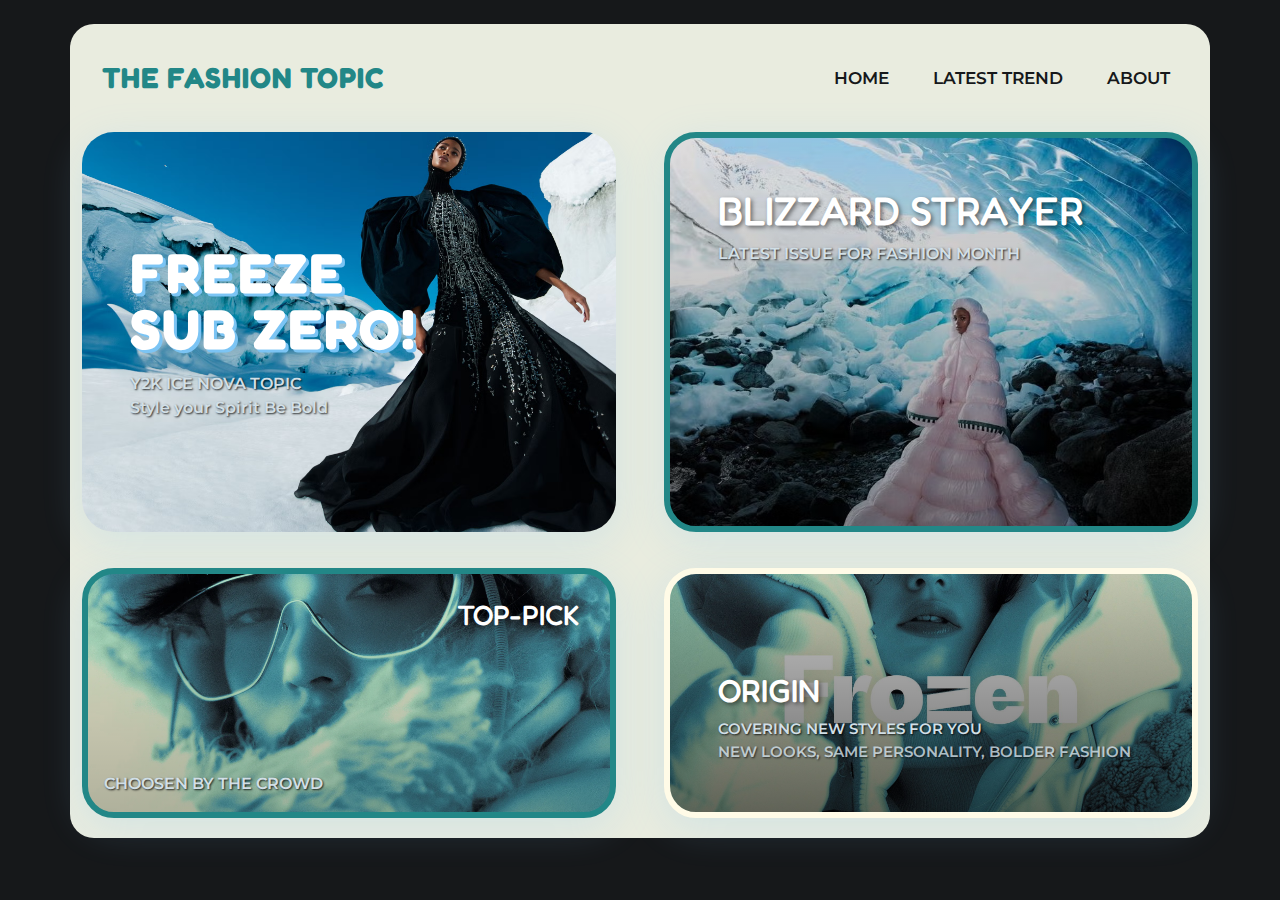
<file: index.html>
<!DOCTYPE html>
<html lang="en">

<head>
    <meta charset="UTF-8">
    <meta name="viewport" content="width=device-width, initial-scale=1">
    <title>SWIRLZY</title>
    <link href="https://cdn.jsdelivr.net/npm/bootstrap@5.3.0/dist/css/bootstrap.min.css" rel="stylesheet">
    <link href="https://fonts.googleapis.com/css2?family=Fredoka+One&family=Montserrat:wght@400;700&display=swap"
        rel="stylesheet">
    <link rel="stylesheet" href="style.css">
</head>

<body>
    <div class="container main-bg my-4 py-2">
        <!-- NAVBAR -->
        <nav class="swirlzy-nav mb-2">
            <div class="swirlzy-logo">THE FASHION TOPIC</div>
            <div class="navbar-links">
                <a href="#">HOME</a>
                <a href="#">LATEST TREND</a>
                <a href="#">ABOUT</a>
            </div>
        </nav>
        <!-- GRID ROW -->
        <div class="row gx-4 gy-4 align-items-stretch">

    <div class="col-lg-6 col-md-6 d-flex flex-column">
        <div class="flex-grow-1">
            <div class="y2k-frame vibe-card position-relative p-5 mb-4" 
                style="background-image: url('img/y2k\ dress.avif'); 
                background-repeat: no-repeat; 
                background-position: center; 
                background-size: cover;
                min-height: 400px;
                display: flex;
                flex-direction: column;
                justify-content: center;">
                <div style="position: relative; z-index: 2;">
                    <div class="pixel-title mb-3" style="line-height:1;">FREEZE<br>SUB ZERO!</div>
                    <div class="cyber-subtitle">Y2K ICE NOVA TOPIC</div>
                    <div class="glitch-stats">
                        <span class="cyber-subtitle">Style your Spirit</span>
                        <span class="cyber-subtitle">Be Bold</span>
                    </div>
                </div>
            </div>

            <div class="y2k-frame holo-pick-card position-relative" 
                style="border: 6px solid #228787; 
                background-image: linear-gradient(rgba(0,0,0,0.1), rgba(0,0,0,0.3)), url('img/y2k\ glasses.webp'); 
                background-size: cover; 
                background-position: center; 
                min-height: 250px; 
                display: flex;
                flex-direction: column;
                justify-content: flex-end;
                padding: 1rem;">
                <h3 class="corner-title">TOP-PICK</h3>
                <div class="cyber-subtitle">CHOOSEN BY THE CROWD</div>
            </div>
        </div>
    </div>

    <div class="col-lg-6 col-md-6 d-flex flex-column">
        <div class="flex-grow-1">
            <div class="y2k-frame academy-card position-relative p-5 d-flex flex-column justify-content-start mb-4"
                style="border: 6px solid #228787; 
                background-image: linear-gradient(rgba(0,0,0,0.1), rgba(0,0,0,0.4)), url('img/y2k\ blue.avif'); 
                background-size: cover; 
                background-position: center; 
                min-height: 400px;">
                <div style="position: relative; z-index: 2;">
                    <h4 class="pixel-heading">BLIZZARD STRAYER</h4>
                    <div class="cyber-subtitle mb-4">LATEST ISSUE FOR FASHION MONTH</div>
                
                </div>
            </div>

            <div class="y2k-frame origin-card position-relative p-5 d-flex flex-column justify-content-end"
                style="border: 6px solid #fffbe7; 
                background-image: linear-gradient(rgba(0,0,0,0.2), rgba(0,0,0,0.6)), url('img/y2k\ jcaket.jpg'); 
                background-size: cover; 
                background-position: center; 
                min-height: 250px;">
                <div style="position: relative; z-index: 2;">
                    <h4 class="pixel-heading" style="font-size:2rem;">ORIGIN</h4>
                    <div class="cyber-subtitle" style="font-size:0.95em;"> COVERING NEW STYLES FOR YOU<br>
                        <span style="opacity: 0.8;"> NEW LOOKS, SAME PERSONALITY, BOLDER FASHION</span>
                    </div>
                </div>
            </div>
        </div>
    </div>
</div>
                <script src="https://cdn.jsdelivr.net/npm/bootstrap@5.3.0/dist/js/bootstrap.bundle.min.js"></script>
</body>

</html>
</file>
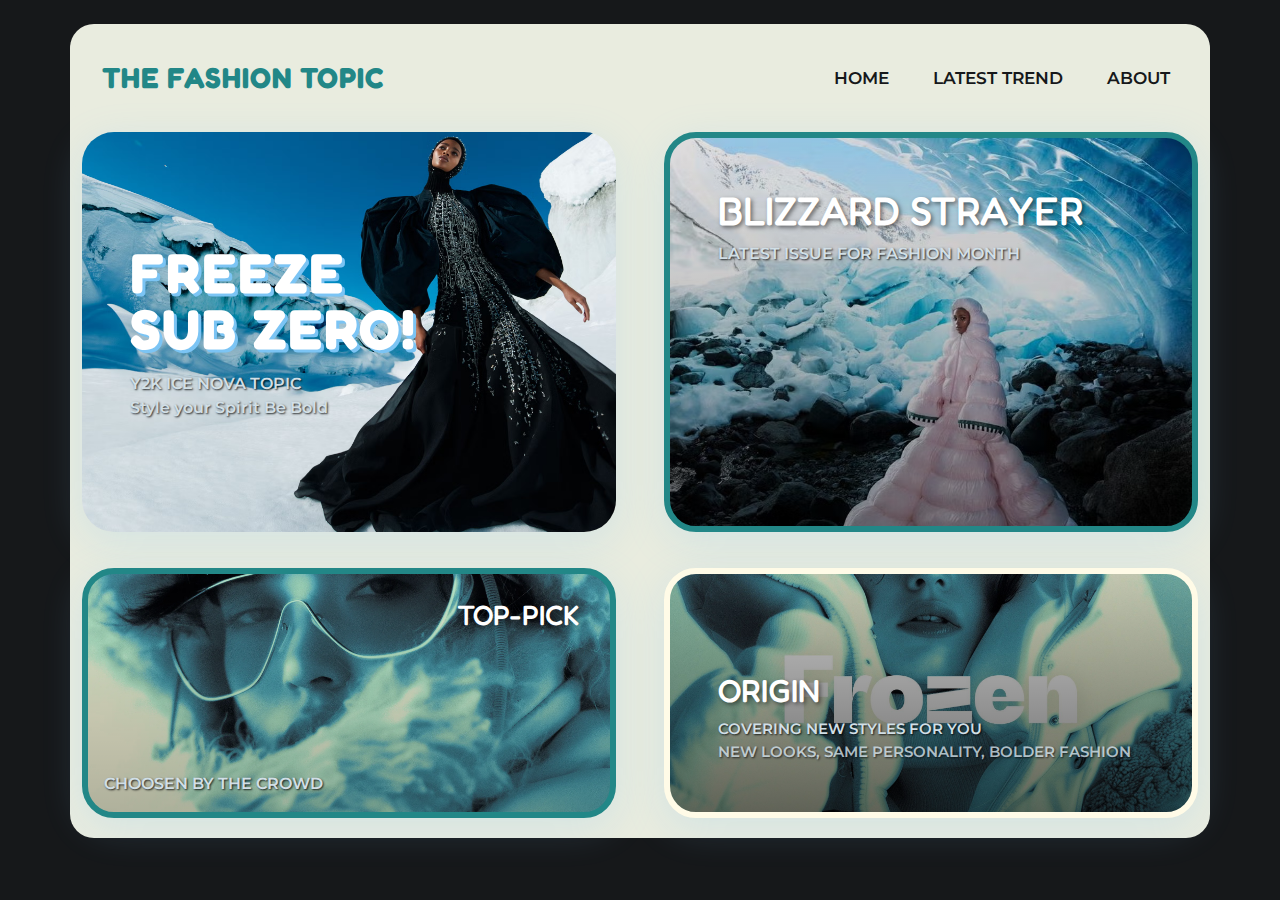
<file: red.html>
<!DOCTYPE html>
<html lang="en">

<head>
    <meta charset="UTF-8">
    <meta name="viewport" content="width=device-width, initial-scale=1">
    <title>SWIRLZY</title>
    <link href="https://cdn.jsdelivr.net/npm/bootstrap@5.3.0/dist/css/bootstrap.min.css" rel="stylesheet">
    <link href="https://fonts.googleapis.com/css2?family=Fredoka+One&family=Montserrat:wght@400;700&display=swap"
        rel="stylesheet">
    <link rel="stylesheet" href="style.css">
</head>

<body>
    <div class="container main-bg my-4 py-2">
        <!-- NAVBAR -->
        <nav class="swirlzy-nav mb-2">
            <div class="swirlzy-logo">THE FASHION TOPIC</div>
            <div class="navbar-links">
                <a href="#">HOME</a>
                <a href="#">LATEST TREND</a>
                <a href="#">ABOUT</a>
            </div>
        </nav>
        <!-- GRID ROW -->
        <div class="row gx-4 gy-4 align-items-stretch">

    <div class="col-lg-6 col-md-6 d-flex flex-column">
        <div class="flex-grow-1">
            <div class="y2k-frame vibe-card position-relative p-5 mb-4" 
                style="background-image: url('img/y2k\ dress.avif'); 
                background-repeat: no-repeat; 
                background-position: center; 
                background-size: cover;
                min-height: 400px;
                display: flex;
                flex-direction: column;
                justify-content: center;">
                <div style="position: relative; z-index: 2;">
                    <div class="pixel-title mb-3" style="line-height:1;">FREEZE<br>SUB ZERO!</div>
                    <div class="cyber-subtitle">Y2K ICE NOVA TOPIC</div>
                    <div class="glitch-stats">
                        <span class="cyber-subtitle">Style your Spirit</span>
                        <span class="cyber-subtitle">Be Bold</span>
                    </div>
                </div>
            </div>

            <div class="y2k-frame holo-pick-card position-relative" 
                style="border: 6px solid #228787; 
                background-image: linear-gradient(rgba(0,0,0,0.1), rgba(0,0,0,0.3)), url('img/y2k\ glasses.webp'); 
                background-size: cover; 
                background-position: center; 
                min-height: 250px; 
                display: flex;
                flex-direction: column;
                justify-content: flex-end;
                padding: 1rem;">
                <h3 class="corner-title">TOP-PICK</h3>
                <div class="cyber-subtitle">CHOOSEN BY THE CROWD</div>
            </div>
        </div>
    </div>

    <div class="col-lg-6 col-md-6 d-flex flex-column">
        <div class="flex-grow-1">
            <div class="y2k-frame academy-card position-relative p-5 d-flex flex-column justify-content-start mb-4"
                style="border: 6px solid #228787; 
                background-image: linear-gradient(rgba(0,0,0,0.1), rgba(0,0,0,0.4)), url('img/y2k\ blue.avif'); 
                background-size: cover; 
                background-position: center; 
                min-height: 400px;">
                <div style="position: relative; z-index: 2;">
                    <h4 class="pixel-heading">BLIZZARD STRAYER</h4>
                    <div class="cyber-subtitle mb-4">LATEST ISSUE FOR FASHION MONTH</div>
                
                </div>
            </div>

            <div class="y2k-frame origin-card position-relative p-5 d-flex flex-column justify-content-end"
                style="border: 6px solid #fffbe7; 
                background-image: linear-gradient(rgba(0,0,0,0.2), rgba(0,0,0,0.6)), url('img/y2k\ jcaket.jpg'); 
                background-size: cover; 
                background-position: center; 
                min-height: 250px;">
                <div style="position: relative; z-index: 2;">
                    <h4 class="pixel-heading" style="font-size:2rem;">ORIGIN</h4>
                    <div class="cyber-subtitle" style="font-size:0.95em;"> COVERING NEW STYLES FOR YOU<br>
                        <span style="opacity: 0.8;"> NEW LOOKS, SAME PERSONALITY, BOLDER FASHION</span>
                    </div>
                </div>
            </div>
        </div>
    </div>
</div>
                <script src="https://cdn.jsdelivr.net/npm/bootstrap@5.3.0/dist/js/bootstrap.bundle.min.js"></script>
                <!-- You can add Bootstrap icons if needed -->
</body>

</html>
</file>
<file: style.css>
body {
  background: #16181a;
  font-family: 'Montserrat', Arial, sans-serif;
}

.main-bg {
  background: #e9ecdf;
  border-radius: 24px;
  padding: 0;
}

/* Ensure the row children stretch to equal height */
.row.align-items-stretch {
  display: flex;
}

/* Forces the inner wrapper to fill the column height */
.flex-grow-1 {
  flex-grow: 1;
  display: flex;
  flex-direction: column;
}

/* Optional: If you want the bottom cards to expand to fill empty space 
   so the very bottom edges align perfectly */
.picks-card, .everyday-card:last-child {
  flex-grow: 1;
}

.swirlzy-nav {
  font-family: 'Montserrat', Arial, sans-serif;
  font-size: 1.08rem;
  background: #e9ecdf;
  border-radius: 18px;
  padding: 1.5rem 2.5rem 0.8rem 2rem;
  display: flex;
  align-items: center;
  justify-content: space-between;
}

.swirlzy-logo {
  font-weight: 900;
  font-size: 1.8rem;
  color: #228787;
  font-family: 'Fredoka One', cursive;
  letter-spacing: 1px;
  display: flex;
  align-items: center;
  gap: 0.22em;
}

.navbar-links a {
  position: relative;
  display: inline-block;
  color: #16181a;
  text-decoration: none;
  margin-right: 2.5rem;
  font-weight: 600;
  transition: color 0.2s;
}

.navbar-links a:last-child {
  margin-right: 0;
}

.navbar-links a::after {
  content: '';
  position: absolute;
  left: 0; bottom: -3px;
  width: 0;
  height: 3px;
  background: #228787; 
  border-radius: 2px;
  transition: width 0.3s cubic-bezier(0.4,0,0.2,1);
}

.navbar-links a:hover::after,
.navbar-links a:focus::after {
  width: 100%;
}

.navbar-links a:hover,
.navbar-links a:focus {
  color: #228787; 
}

.rounded-card {
  border-radius: 32px;
  box-shadow: 0 5px 30px #b2b2b23a;
  overflow: hidden;
}

/* Update these classes in style.css */

.rounded-card, 
.picks-card {
  margin: 12px; /* Adds a small uniform margin to every square */
  border-radius: 32px;
  box-shadow: 0 5px 30px #b2b2b23a;
  overflow: hidden;
  /* Ensure the card takes up available space minus the margin */
  width: calc(100% - 24px); 
}

/* Specific spacing for nested cards (like the one inside School) */
.school-card .everyday-card {
  margin: 15px 0 0 0; /* Only top margin for nested items */
  width: 100%;
}

.sweet-bg {
  background: #f9bb5a;
  color: #fff;
  font-family: 'Fredoka One', cursive;
  border-radius: 32px;
}

.large-title {
  font-size: 3.5rem;
  line-height: 0.98;
  font-weight: 900;
  letter-spacing: 2px;
  margin-bottom: 0.2em;
  font-family: 'Fredoka One', cursive;
}

.sweet-img-stack img {
  width: 300px;
  margin-top: -38px;
  margin-bottom: -24px;
  border-radius: 28px;
  border: 6px solid #fffbe7;
  box-shadow: 0 4px 20px #b21d2880;
  position: relative;
  left: 55%;
  top: 30%;
}

.sweet-score {
  font-family: 'Fredoka One', cursive;
  font-size: 1.15rem;
  color: #bea5a5;
  margin-top: 1.2em;
  margin-bottom: 0.5em;
  background: #ffe59d;
  padding: 0.17em 1.2em;
  border-radius: 30px;
  display: inline-block;
  font-weight: bold;
}

.right-cards .rounded-card {
  border-radius: 28px;
}

.school-card {
  background: #7bc4f4;
  color: #242436;
  position: relative;
  margin-bottom: 1.4rem;
  padding-bottom: 1rem;
  z-index: 3;
}

.school-card .explore-btn {
  background: #111c31;
  color: #fffbe7;
  border-radius: 18px;
  font-weight: bold;
  padding: 0.39em 1.3em;
  font-size: 1.03em;
  border: none;
  margin-top: 1em;
  margin-bottom: 0.3em;
}

.school-card h4 {
  font-family: 'Fredoka One', cursive;
  font-size: 2rem;
  margin-top: 0;
  font-weight: bold;
}

.school-card .explore-btn i {
  font-size: 1.3em;
  margin-left: 0.4em;
}

.everyday-card {
  background: #f9bb5a;
  color: #242436;
  position: relative;
  margin-bottom: 0.8rem;
}

.everyday-card h4 {
  font-family: 'Fredoka One', cursive;
  font-size: 2rem;
  color: #242436;
  margin-top: 1.1em;
  margin-bottom: 0.3em;
  font-weight: bold;
}

.everyday-card .pie-img {
  width: 120px;
  border-radius: 18px;
  box-shadow: 0 4px 20px #b21d2880;
  position: relative;
  left: 10px;
  margin-bottom: 0.8em;
}

.picks-card {
  background: #fff;
  color: #242436;
  border-radius: 32px;
  padding: 1.6em 1.7em 1.1em 1.7em;
  margin-bottom: 1.2em;
  box-shadow: 0 2px 12px #90909044;
}

.picks-card h3 {
  font-family: 'Fredoka One', cursive;
  font-size: 2rem;
  font-weight: bold;
  margin-bottom: 1em;
  color: #16181a;
  letter-spacing: 2px;
  margin-top: 0.8em;
}

.pick-row {
  display: flex;
  align-items: center;
  justify-content: space-between;
  margin-bottom: 1.1em;
}

.pick-title {
  display: flex;
  align-items: center;
  gap: 1em;
}

.pick-title img {
  width: 38px;
  border-radius: 50%;
  background: #f9bb5a;
  border: 2px solid #e9ecdf;
}

.pick-name {
  font-family: 'Fredoka One', cursive;
  font-size: 1.15em;
  font-weight: bold;
  color: #242436;
  margin-bottom: 0.1em;
  letter-spacing: 1.1px;
}

.pick-desc {
  color: #1e1e1e;
  font-size: 1em;
}

/* Container Frame */
.y2k-frame {
  border-radius: 32px;
  box-shadow: 0 10px 40px rgba(123, 196, 244, 0.2); /* Soft blue glow */
  overflow: hidden;
  margin: 12px;
  width: calc(100% - 24px);
}

/* Titles & Text */
.pixel-title {
  font-family: 'Fredoka One', cursive;
  font-size: 3.5rem;
  font-weight: 900;
  letter-spacing: 2px;
  color: #fff;
  text-shadow: 3px 3px 0px #7bc4f4; /* Retro 3D effect */
}

.pixel-heading {
  font-family: 'Fredoka One', cursive;
  font-size: 2.5rem;
  color: #fff;
  text-shadow: 2px 2px 4px rgba(0,0,0,0.5);
}

.cyber-subtitle {
  font-family: 'Montserrat', sans-serif;
  color: #d1dfe6;
  font-weight: 600;
  text-shadow: 1px 1px 2px rgba(0,0,0,0.8);
}

/* Specific UI Elements */
.corner-title {
  position: absolute; 
  top: 25px; 
  right: 30px; 
  font-family: 'Fredoka One', cursive; 
  color: #fff;
  text-shadow: 2px 2px 8px rgba(0,0,0,0.5);
}

.neon-btn {
  background: #fffbe7;
  color: #111c31;
  border: none;
  padding: 0.5rem 1.5rem;
  border-radius: 50px; /* Pill shape popular in Y2K */
  font-weight: 900;
  font-family: 'Fredoka One', cursive;
  transition: transform 0.2s;
}

.neon-btn:hover {
  transform: scale(1.05);
  background: #7bc4f4;
  color: white;
}

/* Responsive tweaks */
@media (max-width: 890px) {
  .main-bg {
    padding: 0.3em;
  }
}

@media (max-width: 768px) {
  .swirlzy-nav {
    flex-direction: column;
    gap: 1.1em;
  }

  .main-bg {
    padding: 4px;
  }

  .large-title {
    font-size: 2.2rem;
  }

  .rounded-card,
  .picks-card {
    border-radius: 18px;
  }

  .sidebar-right {
    margin-top: 2.3em;
  }
}
</file>
